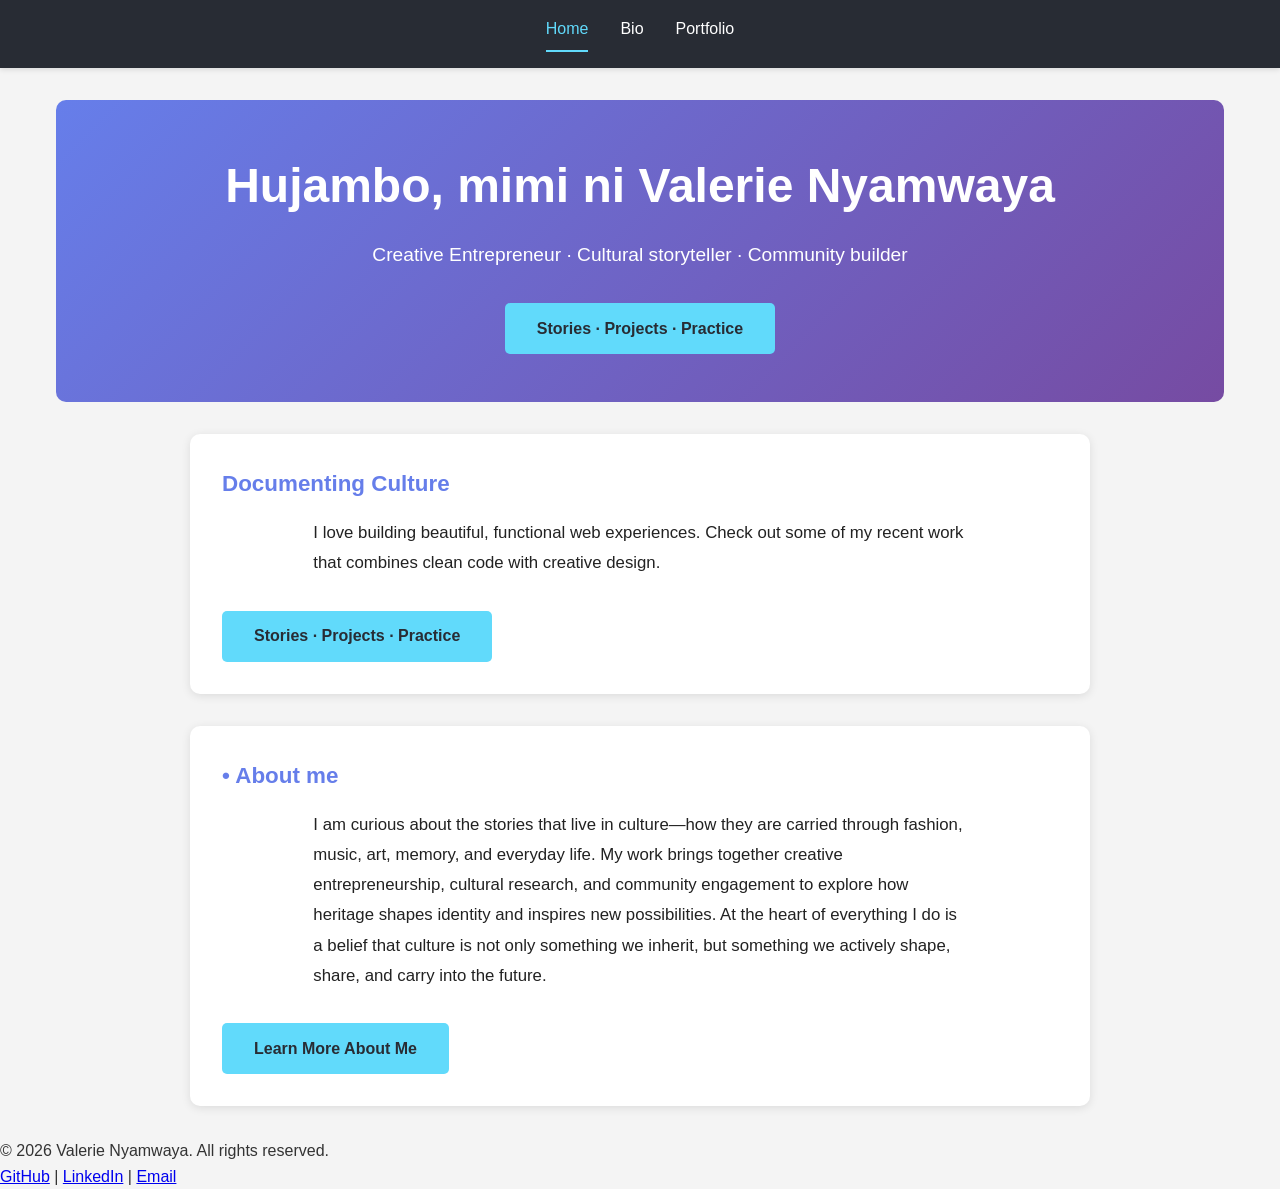
<file: index.html>
<!DOCTYPE html>
<html lang="en">
<head>
  <meta charset="UTF-8">
  <meta name="viewport" content="width=device-width, initial-scale=1.0">
  <title>Valerie Nyamwaya - Home</title>
  <link rel="stylesheet" href="css/style.css">
</head>
<body>
  <header>
    <nav>
      <a href="index.html" class="active">Home</a>
      <a href="bio.html">Bio</a>
      <a href="portfolio.html">Portfolio</a>
    </nav>
  </header>

  <main>
    <section class="hero">
      <h1>Hujambo, mimi ni Valerie Nyamwaya</h1>
      <p>Creative Entrepreneur · Cultural storyteller · Community builder</p>
      <a href="portfolio.html" class="cta-button">Stories · Projects · Practice</a>
    </section>

    <section class="bio-section">
      <h2>Documenting Culture</h2>
      <p>I love building beautiful, functional web experiences. Check out some of my recent work that combines clean code with creative design.</p>
      <a href="portfolio.html" class="cta-button" style="margin-top: 1rem;">Stories · Projects · Practice</a>
    </section>

    <section class="bio-section">
      <h2>• About me</h2>
      <p>I am curious about the stories that live in culture—how they are carried through fashion, music, art, memory, and everyday life. My work brings together creative entrepreneurship, cultural research, and community engagement to explore how heritage shapes identity and inspires new possibilities. At the heart of everything I do is a belief that culture is not only something we inherit, but something we actively shape, share, and carry into the future.</p>
      <a href="bio.html" class="cta-button" style="margin-top: 1rem;">Learn More About Me</a>
    </section>
  </main>

  <footer>
    <p>&copy; 2026 Valerie Nyamwaya. All rights reserved.</p>
    <p>
      <a href="https://github.com/valerienyamwaya" target="_blank">GitHub</a> | 
      <a href="https://linkedin.com/in/valerienyamwaya" target="_blank">LinkedIn</a> | 
      <a href="mailto:vala.achie@gmail.com">Email</a>
    </p>
  </footer>

  <script>
    // Set active nav link based on current page
    document.querySelectorAll('nav a').forEach(link => {
      if (link.href === window.location.href) {
        link.classList.add('active');
      }
    });
  </script>
</body>
</html>
</file>
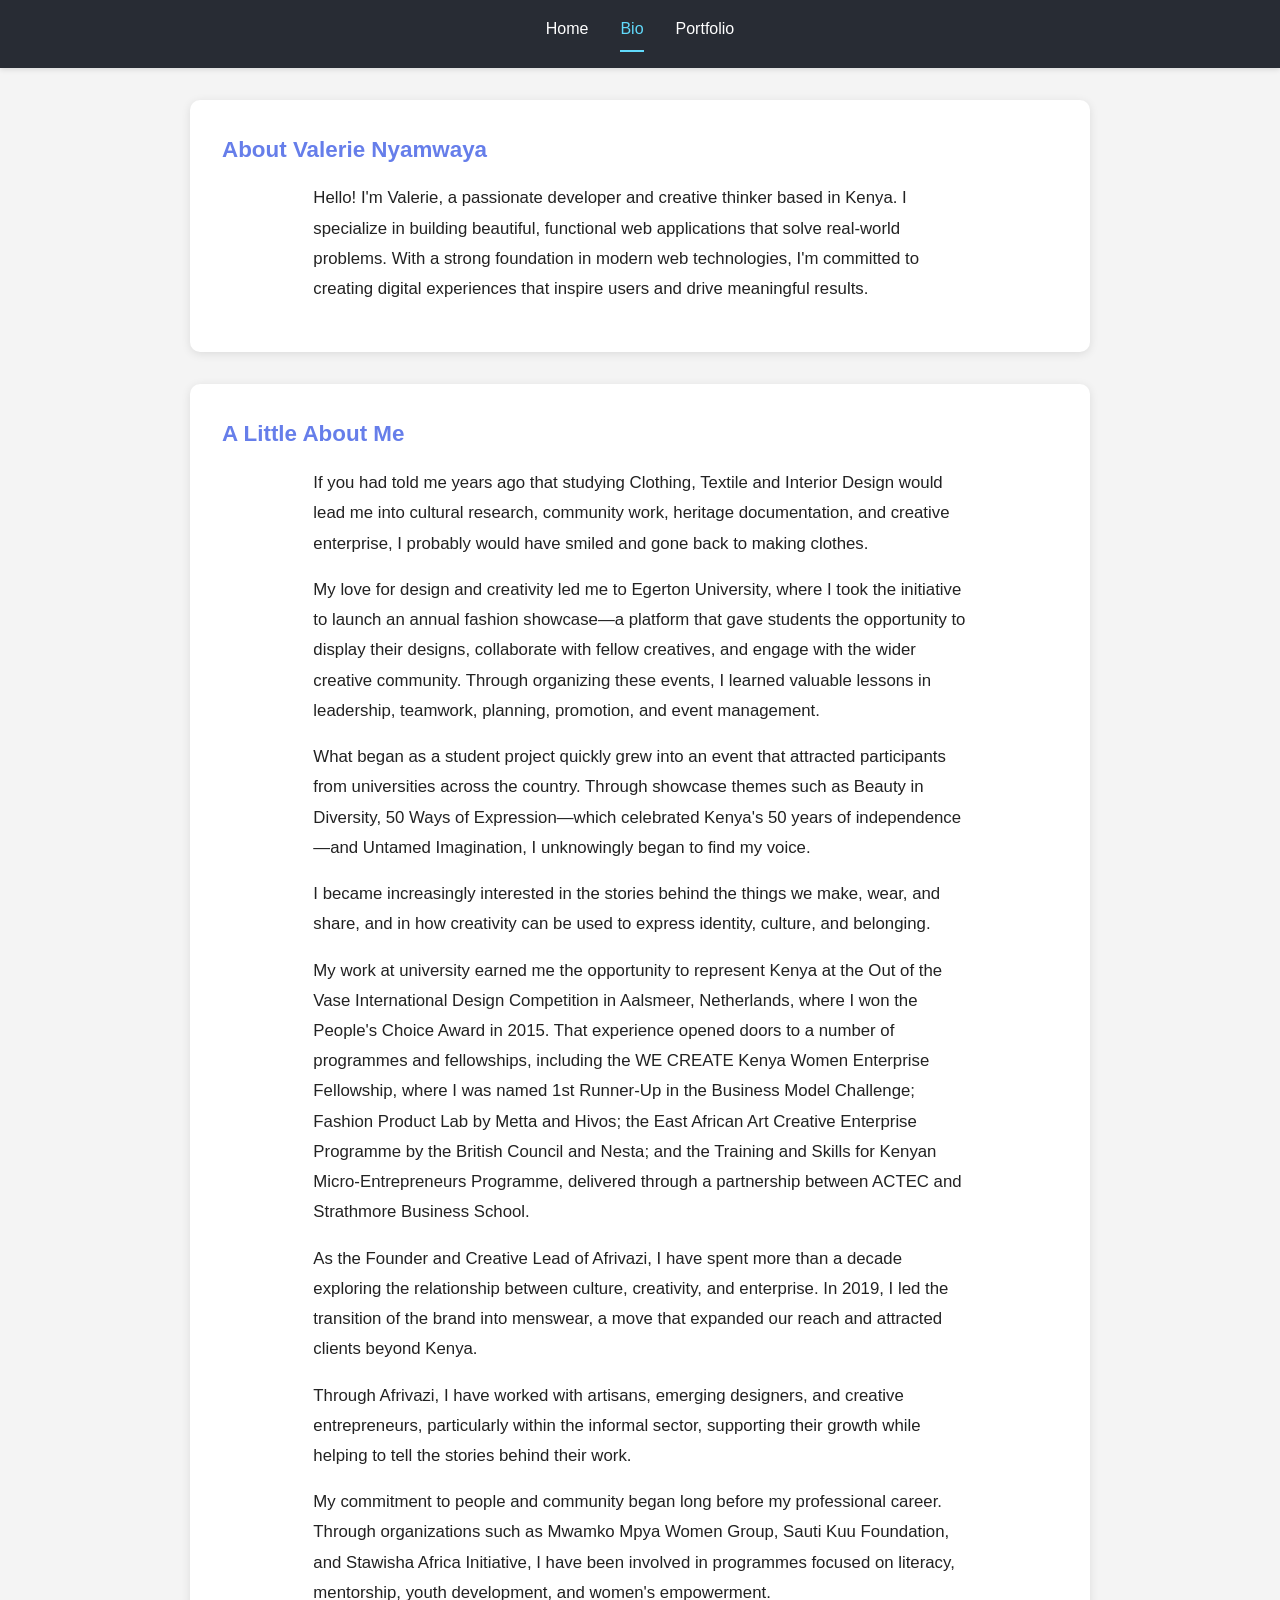
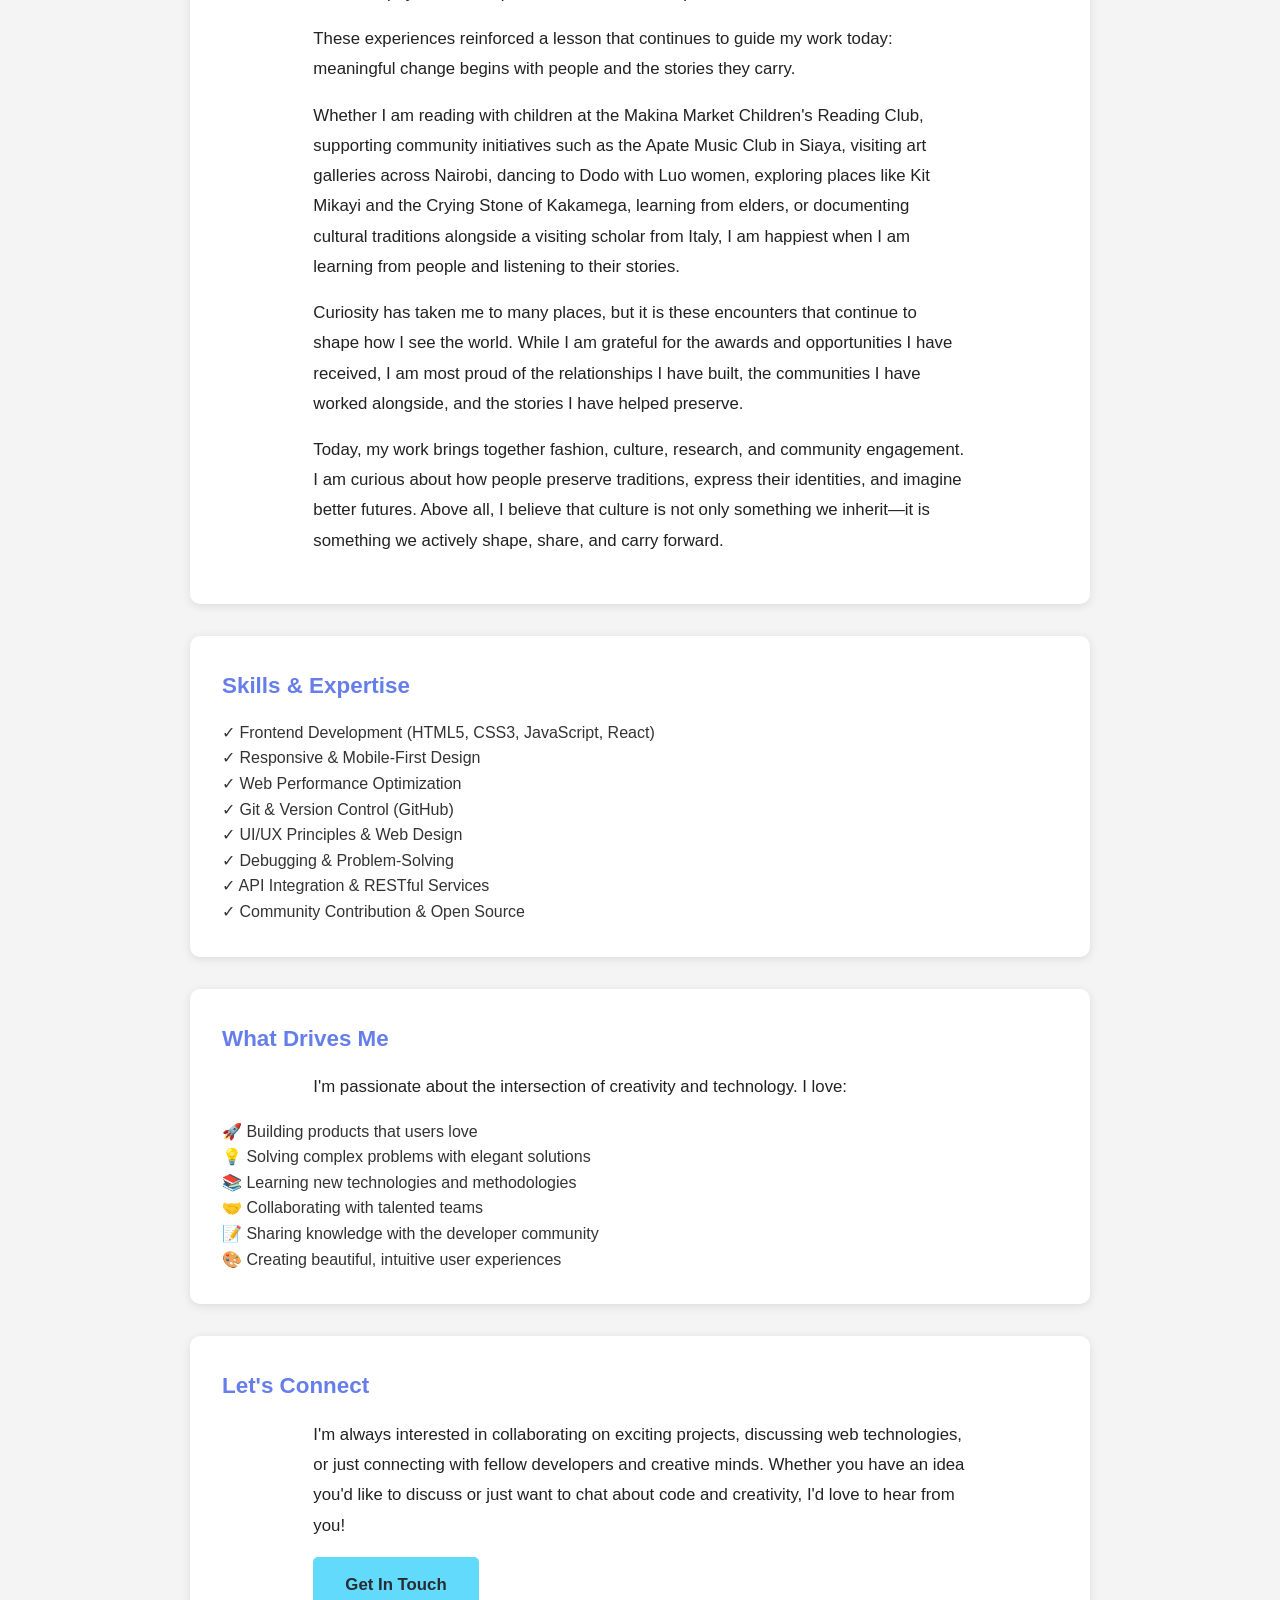
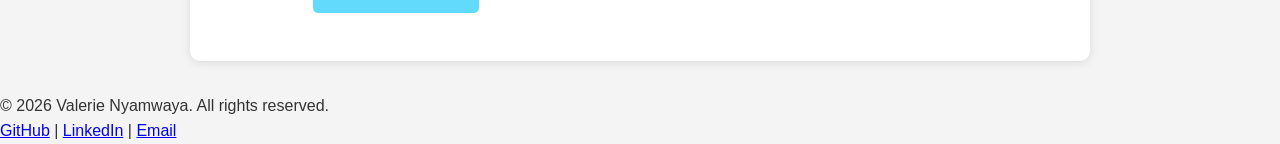
<file: bio.html>
<!DOCTYPE html>
<html lang="en">
<head>
  <meta charset="UTF-8">
  <meta name="viewport" content="width=device-width, initial-scale=1.0">
  <title>Valerie Nyamwaya - Bio</title>
  <link rel="stylesheet" href="css/style.css">
</head>
<body>
  <header>
    <nav>
      <a href="index.html">Home</a>
      <a href="bio.html" class="active">Bio</a>
      <a href="portfolio.html">Portfolio</a>
    </nav>
  </header>

  <main>
    <section class="bio-section">
      <h2>About Valerie Nyamwaya</h2>
      <p>
        Hello! I'm Valerie, a passionate developer and creative thinker based in Kenya. I specialize in building beautiful,
        functional web applications that solve real-world problems. With a strong foundation in modern web technologies,
        I'm committed to creating digital experiences that inspire users and drive meaningful results.
      </p>
    </section>

    <section id="about" class="bio-section">
      <h2>A Little About Me</h2>
      <p>
        If you had told me years ago that studying Clothing, Textile and Interior Design would lead me into cultural research, community work, heritage documentation, and creative enterprise, I probably would have smiled and gone back to making clothes.
      </p>

      <p>
        My love for design and creativity led me to Egerton University, where I took the initiative to launch an annual fashion showcase—a platform that gave students the opportunity to display their designs, collaborate with fellow creatives, and engage with the wider creative community. Through organizing these events, I learned valuable lessons in leadership, teamwork, planning, promotion, and event management.
      </p>

      <p>
        What began as a student project quickly grew into an event that attracted participants from universities across the country. Through showcase themes such as Beauty in Diversity, 50 Ways of Expression—which celebrated Kenya's 50 years of independence—and Untamed Imagination, I unknowingly began to find my voice.
      </p>

      <p>
        I became increasingly interested in the stories behind the things we make, wear, and share, and in how creativity can be used to express identity, culture, and belonging.
      </p>

      <p>
        My work at university earned me the opportunity to represent Kenya at the Out of the Vase International Design Competition in Aalsmeer, Netherlands, where I won the People's Choice Award in 2015. That experience opened doors to a number of programmes and fellowships, including the WE CREATE Kenya Women Enterprise Fellowship, where I was named 1st Runner-Up in the Business Model Challenge; Fashion Product Lab by Metta and Hivos; the East African Art Creative Enterprise Programme by the British Council and Nesta; and the Training and Skills for Kenyan Micro-Entrepreneurs Programme, delivered through a partnership between ACTEC and Strathmore Business School.
      </p>

      <p>
        As the Founder and Creative Lead of Afrivazi, I have spent more than a decade exploring the relationship between culture, creativity, and enterprise. In 2019, I led the transition of the brand into menswear, a move that expanded our reach and attracted clients beyond Kenya.
      </p>

      <p>
        Through Afrivazi, I have worked with artisans, emerging designers, and creative entrepreneurs, particularly within the informal sector, supporting their growth while helping to tell the stories behind their work.
      </p>

      <p>
        My commitment to people and community began long before my professional career. Through organizations such as Mwamko Mpya Women Group, Sauti Kuu Foundation, and Stawisha Africa Initiative, I have been involved in programmes focused on literacy, mentorship, youth development, and women's empowerment.
      </p>

      <p>
        These experiences reinforced a lesson that continues to guide my work today: meaningful change begins with people and the stories they carry.
      </p>

      <p>
        Whether I am reading with children at the Makina Market Children's Reading Club, supporting community initiatives such as the Apate Music Club in Siaya, visiting art galleries across Nairobi, dancing to Dodo with Luo women, exploring places like Kit Mikayi and the Crying Stone of Kakamega, learning from elders, or documenting cultural traditions alongside a visiting scholar from Italy, I am happiest when I am learning from people and listening to their stories.
      </p>

      <p>
        Curiosity has taken me to many places, but it is these encounters that continue to shape how I see the world. While I am grateful for the awards and opportunities I have received, I am most proud of the relationships I have built, the communities I have worked alongside, and the stories I have helped preserve.
      </p>

      <p>
        Today, my work brings together fashion, culture, research, and community engagement. I am curious about how people preserve traditions, express their identities, and imagine better futures. Above all, I believe that culture is not only something we inherit—it is something we actively shape, share, and carry forward.
      </p>
    </section>

    <section class="bio-section">
      <h2>Skills & Expertise</h2>
      <ul style="list-style: none; padding: 0;">
        <li>✓ Frontend Development (HTML5, CSS3, JavaScript, React)</li>
        <li>✓ Responsive & Mobile-First Design</li>
        <li>✓ Web Performance Optimization</li>
        <li>✓ Git & Version Control (GitHub)</li>
        <li>✓ UI/UX Principles & Web Design</li>
        <li>✓ Debugging & Problem-Solving</li>
        <li>✓ API Integration & RESTful Services</li>
        <li>✓ Community Contribution & Open Source</li>
      </ul>
    </section>

    <section class="bio-section">
      <h2>What Drives Me</h2>
      <p>
        I'm passionate about the intersection of creativity and technology. I love:
      </p>
      <ul style="list-style: none; padding: 0; margin-top: 1rem;">
        <li>🚀 Building products that users love</li>
        <li>💡 Solving complex problems with elegant solutions</li>
        <li>📚 Learning new technologies and methodologies</li>
        <li>🤝 Collaborating with talented teams</li>
        <li>📝 Sharing knowledge with the developer community</li>
        <li>🎨 Creating beautiful, intuitive user experiences</li>
      </ul>
    </section>

    <section class="bio-section">
      <h2>Let's Connect</h2>
      <p>
        I'm always interested in collaborating on exciting projects, discussing web technologies, or just connecting with 
        fellow developers and creative minds. Whether you have an idea you'd like to discuss or just want to chat about code 
        and creativity, I'd love to hear from you!
      </p>
      <p style="margin-top: 1rem;">
        <a href="mailto:vala.achie@gmail.com" class="cta-button">Get In Touch</a>
      </p>
    </section>
  </main>

  <footer>
    <p>&copy; 2026 Valerie Nyamwaya. All rights reserved.</p>
    <p>
      <a href="https://github.com/valerienyamwaya" target="_blank">GitHub</a> | 
      <a href="https://linkedin.com/in/valerienyamwaya" target="_blank">LinkedIn</a> | 
      <a href="mailto:vala.achie@gmail.com">Email</a>
    </p>
  </footer>

  <script>
    // Set active nav link based on current page
    document.querySelectorAll('nav a').forEach(link => {
      if (link.href === window.location.href) {
        link.classList.add('active');
      }
    });
  </script>
</body>
</html>
</file>
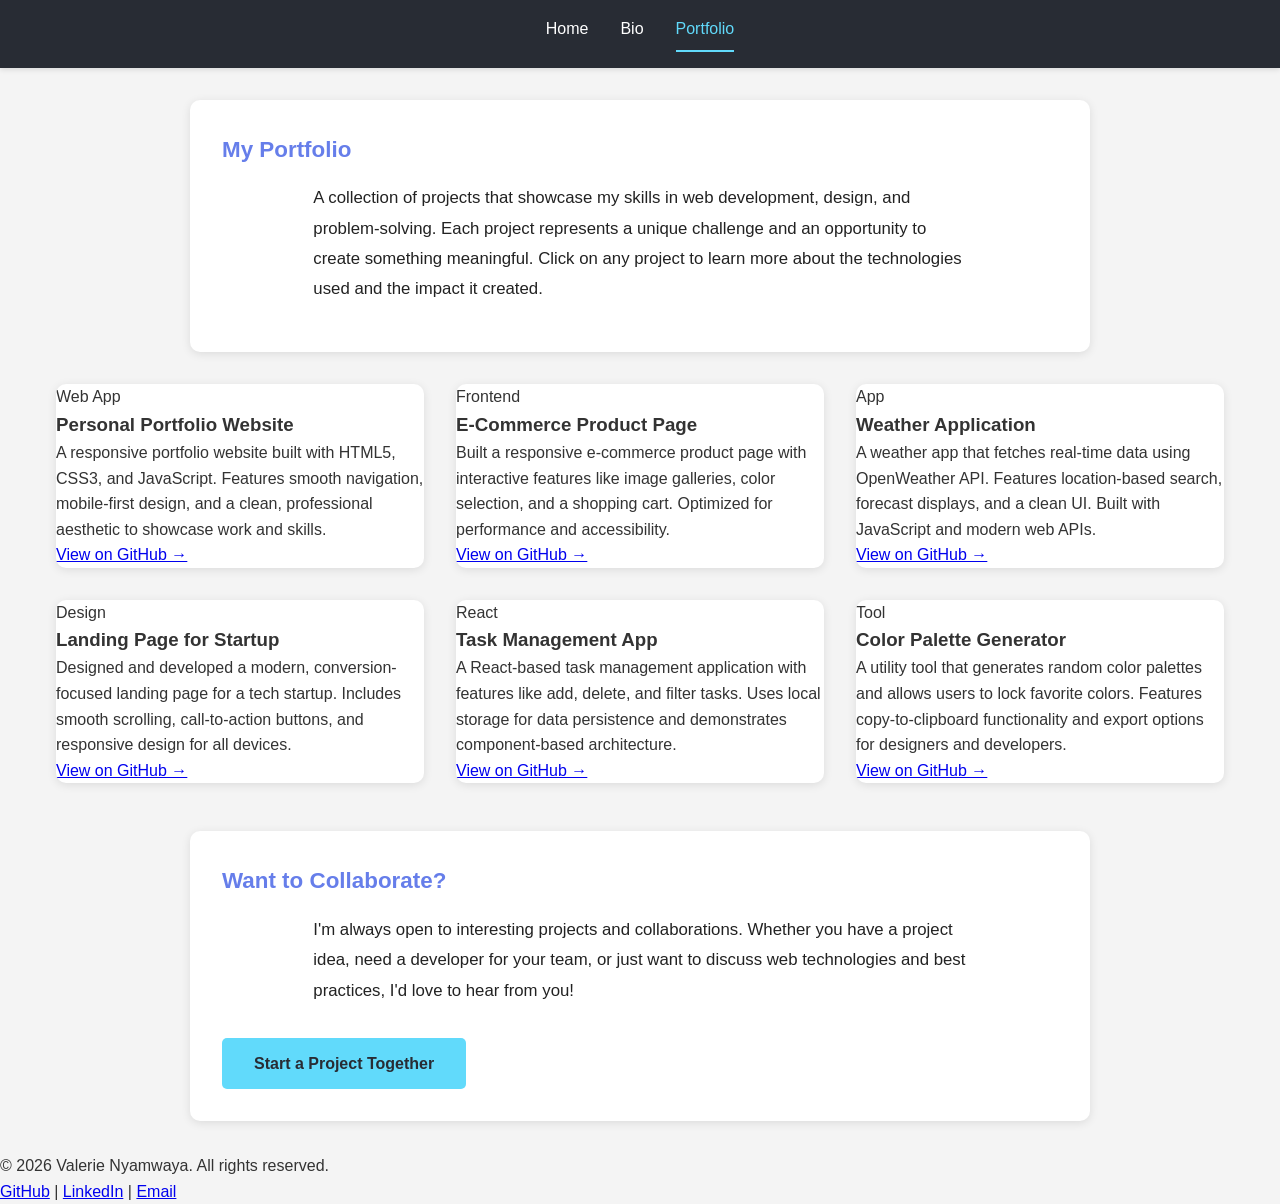
<file: portfolio.html>
<!DOCTYPE html>
<html lang="en">
<head>
  <meta charset="UTF-8">
  <meta name="viewport" content="width=device-width, initial-scale=1.0">
  <title>Valerie Nyamwaya - Portfolio</title>
  <link rel="stylesheet" href="css/style.css">
</head>
<body>
  <header>
    <nav>
      <a href="index.html">Home</a>
      <a href="bio.html">Bio</a>
      <a href="portfolio.html" class="active">Portfolio</a>
    </nav>
  </header>

  <main>
    <section class="bio-section">
      <h2>My Portfolio</h2>
      <p>
        A collection of projects that showcase my skills in web development, design, and problem-solving. 
        Each project represents a unique challenge and an opportunity to create something meaningful. 
        Click on any project to learn more about the technologies used and the impact it created.
      </p>
    </section>

    <section class="portfolio-grid">
      <article class="portfolio-item">
        <div class="portfolio-item-image">
          <span>Web App</span>
        </div>
        <div class="portfolio-item-content">
          <h3>Personal Portfolio Website</h3>
          <p>
            A responsive portfolio website built with HTML5, CSS3, and JavaScript. Features smooth navigation, 
            mobile-first design, and a clean, professional aesthetic to showcase work and skills.
          </p>
          <a href="https://github.com/valerienyamwaya" target="_blank" class="portfolio-link">View on GitHub →</a>
        </div>
      </article>

      <article class="portfolio-item">
        <div class="portfolio-item-image">
          <span>Frontend</span>
        </div>
        <div class="portfolio-item-content">
          <h3>E-Commerce Product Page</h3>
          <p>
            Built a responsive e-commerce product page with interactive features like image galleries, 
            color selection, and a shopping cart. Optimized for performance and accessibility.
          </p>
          <a href="https://github.com/valerienyamwaya" target="_blank" class="portfolio-link">View on GitHub →</a>
        </div>
      </article>

      <article class="portfolio-item">
        <div class="portfolio-item-image">
          <span>App</span>
        </div>
        <div class="portfolio-item-content">
          <h3>Weather Application</h3>
          <p>
            A weather app that fetches real-time data using OpenWeather API. Features location-based search, 
            forecast displays, and a clean UI. Built with JavaScript and modern web APIs.
          </p>
          <a href="https://github.com/valerienyamwaya" target="_blank" class="portfolio-link">View on GitHub →</a>
        </div>
      </article>

      <article class="portfolio-item">
        <div class="portfolio-item-image">
          <span>Design</span>
        </div>
        <div class="portfolio-item-content">
          <h3>Landing Page for Startup</h3>
          <p>
            Designed and developed a modern, conversion-focused landing page for a tech startup. 
            Includes smooth scrolling, call-to-action buttons, and responsive design for all devices.
          </p>
          <a href="https://github.com/valerienyamwaya" target="_blank" class="portfolio-link">View on GitHub →</a>
        </div>
      </article>

      <article class="portfolio-item">
        <div class="portfolio-item-image">
          <span>React</span>
        </div>
        <div class="portfolio-item-content">
          <h3>Task Management App</h3>
          <p>
            A React-based task management application with features like add, delete, and filter tasks. 
            Uses local storage for data persistence and demonstrates component-based architecture.
          </p>
          <a href="https://github.com/valerienyamwaya" target="_blank" class="portfolio-link">View on GitHub →</a>
        </div>
      </article>

      <article class="portfolio-item">
        <div class="portfolio-item-image">
          <span>Tool</span>
        </div>
        <div class="portfolio-item-content">
          <h3>Color Palette Generator</h3>
          <p>
            A utility tool that generates random color palettes and allows users to lock favorite colors. 
            Features copy-to-clipboard functionality and export options for designers and developers.
          </p>
          <a href="https://github.com/valerienyamwaya" target="_blank" class="portfolio-link">View on GitHub →</a>
        </div>
      </article>
    </section>

    <section class="bio-section" style="margin-top: 3rem;">
      <h2>Want to Collaborate?</h2>
      <p>
        I'm always open to interesting projects and collaborations. Whether you have a project idea, need a developer 
        for your team, or just want to discuss web technologies and best practices, I'd love to hear from you!
      </p>
      <a href="mailto:vala.achie@gmail.com" class="cta-button" style="margin-top: 1rem;">Start a Project Together</a>
    </section>
  </main>

  <footer>
    <p>&copy; 2026 Valerie Nyamwaya. All rights reserved.</p>
    <p>
      <a href="https://github.com/valerienyamwaya" target="_blank">GitHub</a> | 
      <a href="https://linkedin.com/in/valerienyamwaya" target="_blank">LinkedIn</a> | 
      <a href="mailto:vala.achie@gmail.com">Email</a>
    </p>
  </footer>

  <script>
    // Set active nav link based on current page
    document.querySelectorAll('nav a').forEach(link => {
      if (link.href === window.location.href) {
        link.classList.add('active');
      }
    });
  </script>
</body>
</html>
</file>
<file: css/style.css>
/* General Styles */
* {
  margin: 0;
  padding: 0;
  box-sizing: border-box;
}

body {
  font-family: 'Segoe UI', Tahoma, Geneva, Verdana, sans-serif;
  line-height: 1.6;
  color: #333;
  background-color: #f4f4f4;
  font-size: 16px;
}

/* Header & Navigation */
header {
  background-color: #282c34;
  color: white;
  padding: 1rem 0;
  position: sticky;
  top: 0;
  box-shadow: 0 2px 5px rgba(0, 0, 0, 0.1);
}

nav {
  display: flex;
  justify-content: center;
  gap: 2rem;
  max-width: 1200px;
  margin: 0 auto;
  padding: 0 1rem;
}

nav a {
  color: white;
  text-decoration: none;
  font-weight: 500;
  transition: color 0.3s;
}

nav a:hover {
  color: #61dafb;
}

nav a.active {
  color: #61dafb;
  border-bottom: 2px solid #61dafb;
  padding-bottom: 0.5rem;
}

/* Main Content */
main {
  max-width: 1200px;
  margin: 2rem auto;
  padding: 0 1rem;
}

/* Home Page */
.hero {
  text-align: center;
  padding: 3rem 1rem;
  background: linear-gradient(135deg, #667eea 0%, #764ba2 100%);
  color: white;
  border-radius: 10px;
  margin-bottom: 2rem;
}

.hero h1 {
  font-size: 3rem;
  margin-bottom: 1rem;
}

.hero p {
  font-size: 1.2rem;
  margin-bottom: 2rem;
}

.cta-button {
  display: inline-block;
  background-color: #61dafb;
  color: #282c34;
  padding: 0.8rem 2rem;
  text-decoration: none;
  border-radius: 5px;
  font-weight: bold;
  transition: background-color 0.3s;
}

.cta-button:hover {
  background-color: #4a9db9;
}

/* Bio Page */
.bio-section {
  background: white;
  padding: 2rem;
  border-radius: 10px;
  margin-bottom: 2rem;
  box-shadow: 0 2px 10px rgba(0, 0, 0, 0.1);
  max-width: 900px;
  margin-left: auto;
  margin-right: auto;
}

/* Improve reading comfort for bio text */
.bio-section p {
  line-height: 1.8;
  font-size: 1.05rem;
  margin-bottom: 1rem;
  max-width: 70ch;
  margin-left: auto;
  margin-right: auto;
  color: #222;
}

.bio-section h2 {
  color: #667eea;
  margin-bottom: 1rem;
  font-size: 1.4rem;
}

/* Portfolio Page */
.portfolio-grid {
  display: grid;
  grid-template-columns: repeat(auto-fit, minmax(300px, 1fr));
  gap: 2rem;
  margin-top: 2rem;
}

.portfolio-item {
  background: white;
  border-radius: 10px;
  overflow: hidden;
  box-shadow: 0 2px 10px rgba(0, 0, 0, 0.1);
  transition: transform 0.3s, box-shadow 0.3s;
}

.portfolio-item:hover {
  transform: translateY(-5px);
  box-shadow: 0 5px 20px rgba(0, 0, 0, 0.15);
}

.portfolio-item-image {
  
}

/* Responsive adjustments */
@media (max-width:1200px) {
  .hero h1 { font-size: 2.5rem; }
}

@media (max-width:640px){
  main { margin: 1rem; }
  .hero { padding: 2rem 1rem; }
  .hero h1 { font-size: 1.8rem; }
  .bio-section { padding: 1.25rem; }
  .bio-section p { font-size: 1rem; line-height: 1.65; max-width: 100%; }
}
</file>
